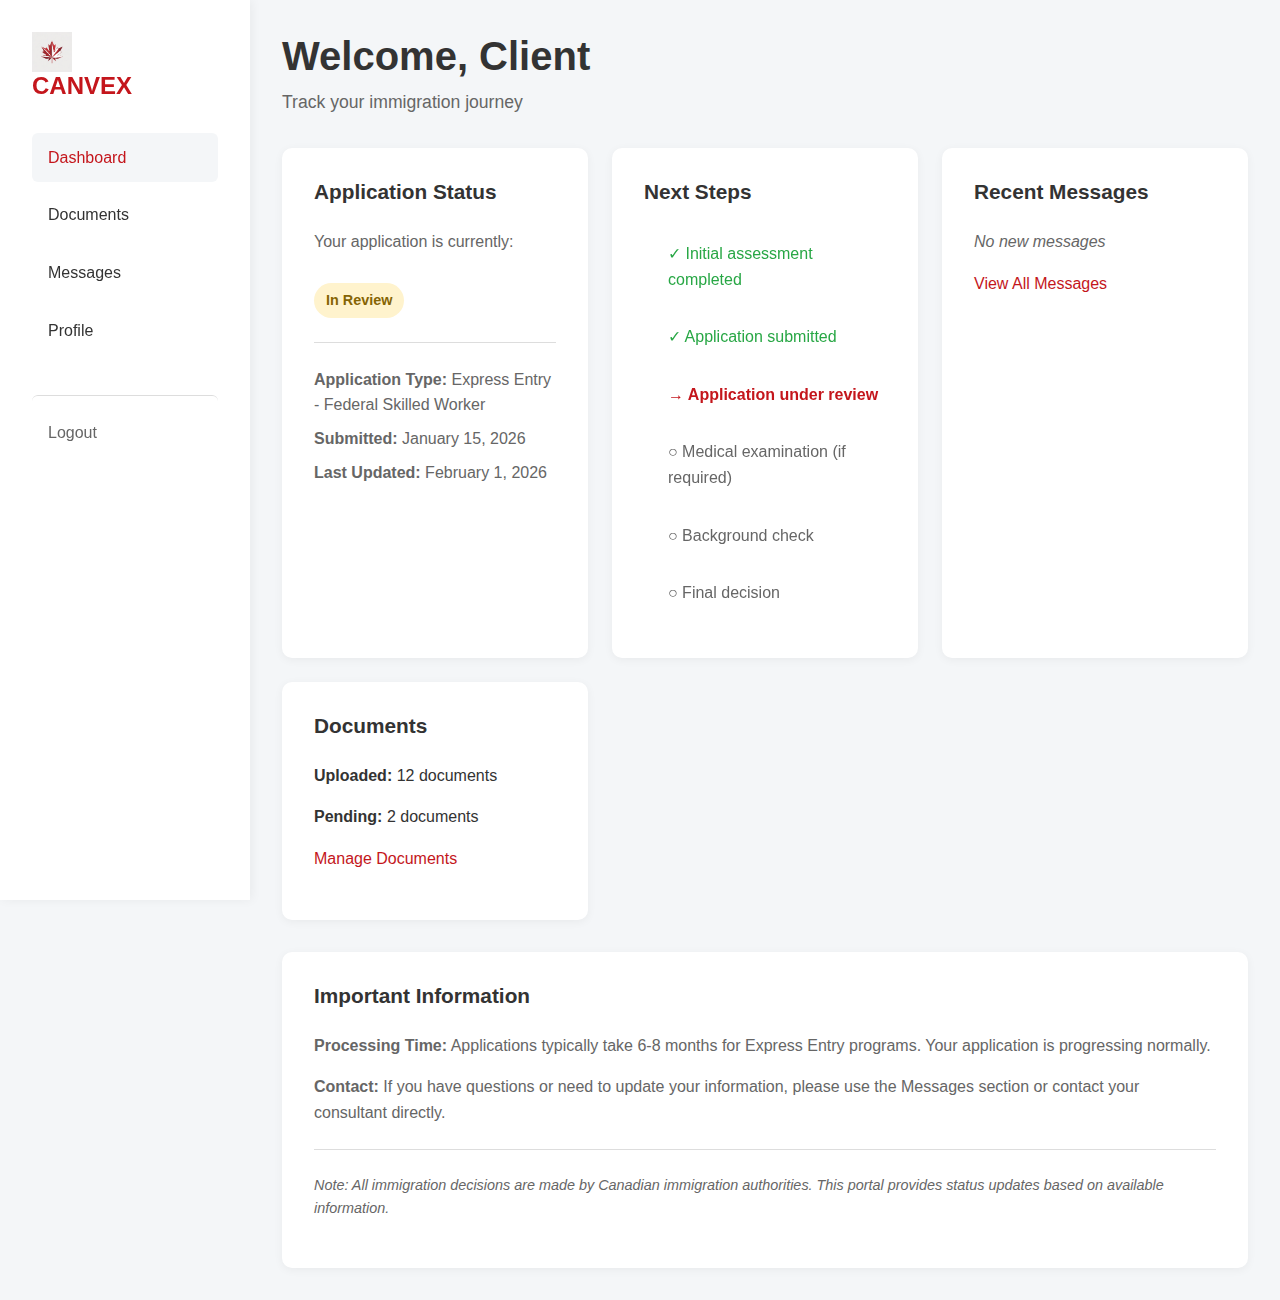
<file: dashboard.html>
<!DOCTYPE html>
<html lang="en">
<head>
  <meta charset="UTF-8">
  <meta name="viewport" content="width=device-width, initial-scale=1.0">
  <title>Dashboard | CANVEX Immigration</title>
  <link rel="stylesheet" href="css/base.css">
  <link rel="stylesheet" href="css/portal.css">
</head>
<body>

<div class="dashboard">
  <aside class="dashboard-sidebar">
    <div class="sidebar-logo">
      <img src="LOgo with just leaf.png" alt="CANVEX Logo" width="40" height="40">
      <h3>CANVEX</h3>
    </div>
    <nav class="dashboard-nav">
      <a href="#" class="active">Dashboard</a>
      <a href="#">Documents</a>
      <a href="#">Messages</a>
      <a href="#">Profile</a>
      <a href="#" class="logout-link">Logout</a>
    </nav>
  </aside>

  <main class="dashboard-main">
    <div class="dashboard-header">
      <h1>Welcome, Client</h1>
      <p class="dashboard-subtitle">Track your immigration journey</p>
    </div>

    <div class="dashboard-grid">
      <div class="dashboard-card">
        <h2>Application Status</h2>
        <div class="status-section">
          <p class="status-text">Your application is currently:</p>
          <span class="status-badge in-review">In Review</span>
        </div>
        <div class="status-details">
          <p><strong>Application Type:</strong> Express Entry - Federal Skilled Worker</p>
          <p><strong>Submitted:</strong> January 15, 2026</p>
          <p><strong>Last Updated:</strong> February 1, 2026</p>
        </div>
      </div>

      <div class="dashboard-card">
        <h2>Next Steps</h2>
        <ul class="steps-list">
          <li class="step-completed">✓ Initial assessment completed</li>
          <li class="step-completed">✓ Application submitted</li>
          <li class="step-active">→ Application under review</li>
          <li class="step-pending">○ Medical examination (if required)</li>
          <li class="step-pending">○ Background check</li>
          <li class="step-pending">○ Final decision</li>
        </ul>
      </div>

      <div class="dashboard-card">
        <h2>Recent Messages</h2>
        <div class="messages-preview">
          <p class="no-messages">No new messages</p>
          <a href="#" class="btn btn-secondary">View All Messages</a>
        </div>
      </div>

      <div class="dashboard-card">
        <h2>Documents</h2>
        <div class="documents-summary">
          <p><strong>Uploaded:</strong> 12 documents</p>
          <p><strong>Pending:</strong> 2 documents</p>
          <a href="#" class="btn btn-primary">Manage Documents</a>
        </div>
      </div>
    </div>

    <div class="dashboard-card">
      <h2>Important Information</h2>
      <div class="info-section">
        <p><strong>Processing Time:</strong> Applications typically take 6-8 months for Express Entry programs. Your application is progressing normally.</p>
        <p><strong>Contact:</strong> If you have questions or need to update your information, please use the Messages section or contact your consultant directly.</p>
        <p class="disclaimer-note"><em>Note: All immigration decisions are made by Canadian immigration authorities. This portal provides status updates based on available information.</em></p>
      </div>
    </div>
  </main>
</div>

<script src="js/portal.js"></script>
</body>
</html>
</file>
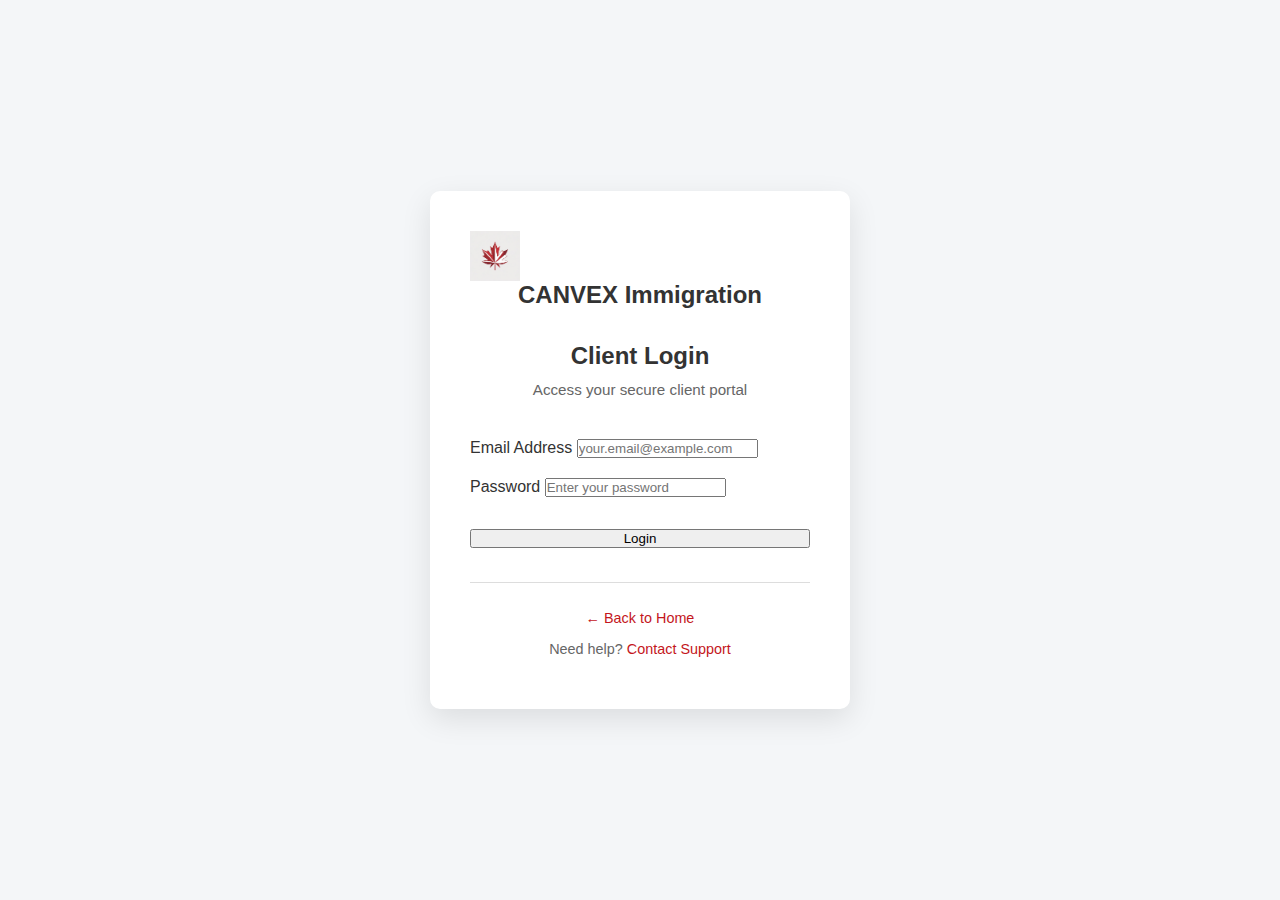
<file: login.html>
<!DOCTYPE html>
<html lang="en">
<head>
  <meta charset="UTF-8">
  <meta name="viewport" content="width=device-width, initial-scale=1.0">
  <title>Client Login | CANVEX Immigration</title>
  <link rel="stylesheet" href="css/base.css">
  <link rel="stylesheet" href="css/portal.css">
</head>
<body>

<div class="auth-wrapper">
  <div class="auth-box">
    <div class="auth-logo">
      <img src="LOgo with just leaf.png" alt="CANVEX Logo" width="50" height="50">
      <h2>CANVEX Immigration</h2>
    </div>
    <h3>Client Login</h3>
    <p class="auth-subtitle">Access your secure client portal</p>
    
    <form id="loginForm" onsubmit="event.preventDefault(); loginUser();">
      <div class="form-group">
        <label>Email Address</label>
        <input type="email" class="form-control" placeholder="your.email@example.com" required>
      </div>
      <div class="form-group">
        <label>Password</label>
        <input type="password" class="form-control" placeholder="Enter your password" required>
      </div>
      <button type="submit" class="btn btn-primary btn-block">Login</button>
    </form>

    <div class="auth-footer">
      <p><a href="index.html">← Back to Home</a></p>
      <p class="auth-help">Need help? <a href="pages/contact.html">Contact Support</a></p>
    </div>
  </div>
</div>

<script src="js/auth.js"></script>
</body>
</html>
</file>
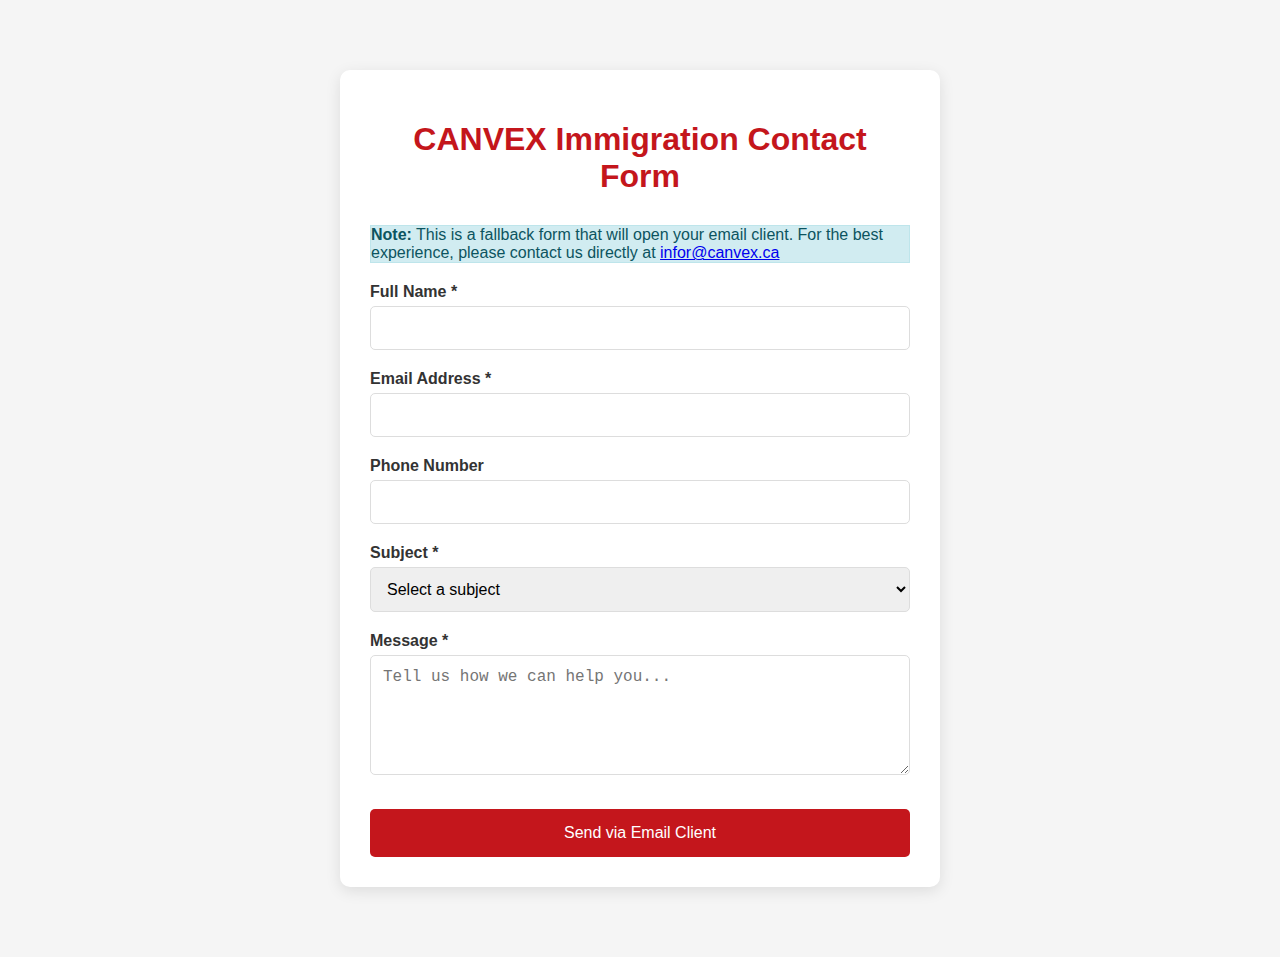
<file: send-email-fallback.html>
<!DOCTYPE html>
<html lang="en">
<head>
    <meta charset="UTF-8">
    <meta name="viewport" content="width=device-width, initial-scale=1.0">
    <title>Email Fallback - CANVEX Immigration</title>
    <style>
        body {
            font-family: Arial, sans-serif;
            max-width: 600px;
            margin: 50px auto;
            padding: 20px;
            background: #f5f5f5;
        }
        .container {
            background: white;
            padding: 30px;
            border-radius: 10px;
            box-shadow: 0 4px 15px rgba(0,0,0,0.1);
        }
        h1 {
            color: #c4161c;
            text-align: center;
            margin-bottom: 30px;
        }
        .form-group {
            margin-bottom: 20px;
        }
        label {
            display: block;
            margin-bottom: 5px;
            font-weight: bold;
            color: #333;
        }
        input, textarea, select {
            width: 100%;
            padding: 12px;
            border: 1px solid #ddd;
            border-radius: 5px;
            font-size: 16px;
            box-sizing: border-box;
        }
        textarea {
            height: 120px;
            resize: vertical;
        }
        button {
            background: #c4161c;
            color: white;
            padding: 15px 30px;
            border: none;
            border-radius: 5px;
            font-size: 16px;
            cursor: pointer;
            width: 100%;
            margin-top: 10px;
        }
        button:hover {
            background: #a01218;
        }
        .message {
            padding: 15px;
            border-radius: 5px;
            margin-top: 20px;
            text-align: center;
        }
        .success {
            background: #d4edda;
            color: #155724;
            border: 1px solid #c3e6cb;
        }
        .error {
            background: #f8d7da;
            color: #721c24;
            border: 1px solid #f5c6cb;
        }
        .info {
            background: #d1ecf1;
            color: #0c5460;
            border: 1px solid #bee5eb;
            margin-bottom: 20px;
        }
    </style>
</head>
<body>
    <div class="container">
        <h1>CANVEX Immigration Contact Form</h1>
        
        <div class="info">
            <strong>Note:</strong> This is a fallback form that will open your email client. For the best experience, please contact us directly at <a href="mailto:infor@canvex.ca">infor@canvex.ca</a>
        </div>

        <form id="fallbackForm">
            <div class="form-group">
                <label for="name">Full Name *</label>
                <input type="text" id="name" name="name" required>
            </div>
            
            <div class="form-group">
                <label for="email">Email Address *</label>
                <input type="email" id="email" name="email" required>
            </div>
            
            <div class="form-group">
                <label for="phone">Phone Number</label>
                <input type="tel" id="phone" name="phone">
            </div>
            
            <div class="form-group">
                <label for="subject">Subject *</label>
                <select id="subject" name="subject" required>
                    <option value="">Select a subject</option>
                    <option value="consultation">Book a Consultation</option>
                    <option value="assessment">Free Assessment</option>
                    <option value="existing-client">Existing Client Inquiry</option>
                    <option value="general">General Question</option>
                    <option value="other">Other</option>
                </select>
            </div>
            
            <div class="form-group">
                <label for="message">Message *</label>
                <textarea id="message" name="message" required placeholder="Tell us how we can help you..."></textarea>
            </div>
            
            <button type="submit">Send via Email Client</button>
        </form>
        
        <div id="messageDiv"></div>
    </div>

    <script>
        document.getElementById('fallbackForm').addEventListener('submit', function(e) {
            e.preventDefault();
            
            // Get form data
            const name = document.getElementById('name').value;
            const email = document.getElementById('email').value;
            const phone = document.getElementById('phone').value;
            const subject = document.getElementById('subject').value;
            const message = document.getElementById('message').value;
            
            // Create email content
            const subjectLine = 'CANVEX Immigration - ' + subject.charAt(0).toUpperCase() + subject.slice(1) + ' Request';
            const body = `Name: ${name}
Email: ${email}
Phone: ${phone || 'Not provided'}
Subject: ${subject}

Message:
${message}

---
This message was sent via the CANVEX Immigration website contact form.
Submission Date: ${new Date().toLocaleString()}`;
            
            // Create mailto link
            const mailtoLink = `mailto:infor@canvex.ca?subject=${encodeURIComponent(subjectLine)}&body=${encodeURIComponent(body)}`;
            
            // Show success message
            const messageDiv = document.getElementById('messageDiv');
            messageDiv.innerHTML = '<div class="success">Opening your email client... If it doesn\'t open, please copy the information below and email us directly at <a href="mailto:infor@canvex.ca">infor@canvex.ca</a></div>';
            
            // Try to open email client
            window.location.href = mailtoLink;
            
            // Also show the email content for manual copy
            setTimeout(() => {
                messageDiv.innerHTML += `
                    <div class="info" style="margin-top: 20px;">
                        <strong>If your email client didn't open, please email us directly with this information:</strong><br><br>
                        <strong>To:</strong> infor@canvex.ca<br>
                        <strong>Subject:</strong> ${subjectLine}<br><br>
                        <strong>Message:</strong><br>
                        <pre style="white-space: pre-wrap; font-family: inherit; background: #f9f9f9; padding: 10px; border-radius: 5px;">${body}</pre>
                    </div>
                `;
            }, 1000);
        });
    </script>
</body>
</html>
</file>
<file: css/base.css>
:root {
  --primary: #c4161c;
  --primary-dark: #a01217;
  --dark: #1f2933;
  --light: #ffffff;
  --gray: #f4f6f8;
  --gray-dark: #e5e7eb;
  --text: #333;
  --text-light: #666;
  --border: #ddd;
}

* {
  box-sizing: border-box;
  margin: 0;
  padding: 0;
}

body {
  font-family: 'Segoe UI', Tahoma, Geneva, Verdana, sans-serif;
  color: var(--text);
  background: #fff;
  line-height: 1.6;
}

img {
  max-width: 100%;
  display: block;
}

a {
  color: var(--primary);
  text-decoration: none;
  transition: color 0.3s ease;
}

a:hover {
  color: var(--primary-dark);
}

.container {
  width: 90%;
  max-width: 1200px;
  margin: auto;
}

h1, h2, h3, h4, h5, h6 {
  font-weight: 600;
  line-height: 1.2;
  margin-bottom: 1rem;
}

h1 {
  font-size: 2.5rem;
}

h2 {
  font-size: 2rem;
}

h3 {
  font-size: 1.5rem;
}

p {
  margin-bottom: 1rem;
}

ul, ol {
  margin-left: 1.5rem;
  margin-bottom: 1rem;
}
</file>
<file: css/portal.css>
.auth-wrapper {
  min-height: 100vh;
  background: var(--gray);
  display: flex;
  align-items: center;
  justify-content: center;
  padding: 2rem;
}

.auth-box {
  background: #fff;
  padding: 40px;
  max-width: 420px;
  width: 100%;
  border-radius: 10px;
  box-shadow: 0 10px 30px rgba(0,0,0,0.1);
}

.auth-logo {
  text-align: center;
  margin-bottom: 2rem;
}

.auth-logo svg {
  margin: 0 auto 1rem;
}

.auth-logo h2 {
  font-size: 1.5rem;
  color: var(--text);
  margin: 0;
}

.auth-box h3 {
  text-align: center;
  margin-bottom: 0.5rem;
  color: var(--text);
}

.auth-subtitle {
  text-align: center;
  color: var(--text-light);
  margin-bottom: 2rem;
  font-size: 0.95rem;
}

.auth-box .form-control {
  margin-bottom: 1rem;
}

.auth-box .btn {
  width: 100%;
  margin-top: 1rem;
}

.auth-footer {
  margin-top: 2rem;
  text-align: center;
  padding-top: 1.5rem;
  border-top: 1px solid var(--border);
}

.auth-footer p {
  margin-bottom: 0.5rem;
  font-size: 0.9rem;
}

.auth-help {
  color: var(--text-light);
  font-size: 0.85rem;
}

/* Dashboard */
.dashboard {
  display: flex;
  min-height: 100vh;
  background: var(--gray);
}

.dashboard-sidebar {
  width: 250px;
  background: #fff;
  padding: 2rem;
  box-shadow: 2px 0 10px rgba(0,0,0,0.05);
  position: sticky;
  top: 0;
  height: 100vh;
  overflow-y: auto;
}

.dashboard-sidebar h3 {
  color: var(--primary);
  margin-bottom: 2rem;
  font-size: 1.5rem;
}

.dashboard-nav {
  display: flex;
  flex-direction: column;
}

.dashboard-sidebar a {
  display: block;
  padding: 12px 16px;
  color: var(--text);
  text-decoration: none;
  border-radius: 6px;
  margin-bottom: 0.5rem;
  transition: all 0.3s ease;
}

.dashboard-sidebar a:hover,
.dashboard-sidebar a.active {
  background: var(--gray);
  color: var(--primary);
}

.dashboard-sidebar .logout-link {
  margin-top: 2rem;
  padding-top: 1.5rem;
  border-top: 1px solid var(--border);
  color: var(--text-light);
}

.dashboard-sidebar .logout-link:hover {
  color: var(--primary);
}

.dashboard-main {
  flex: 1;
  padding: 2rem;
}

.dashboard-header {
  margin-bottom: 2rem;
}

.dashboard-header h1 {
  margin-bottom: 0.5rem;
  color: var(--text);
}

.dashboard-subtitle {
  color: var(--text-light);
  font-size: 1.1rem;
}

.dashboard-grid {
  display: grid;
  grid-template-columns: repeat(auto-fit, minmax(300px, 1fr));
  gap: 1.5rem;
  margin-bottom: 2rem;
}

.dashboard-card {
  background: #fff;
  border-radius: 10px;
  padding: 2rem;
  box-shadow: 0 2px 10px rgba(0,0,0,0.05);
}

.dashboard-card h2 {
  margin-bottom: 1.5rem;
  color: var(--text);
  font-size: 1.3rem;
}

.status-section {
  margin-bottom: 1.5rem;
}

.status-text {
  margin-bottom: 0.75rem;
  color: var(--text-light);
}

.status-details {
  margin-top: 1.5rem;
  padding-top: 1.5rem;
  border-top: 1px solid var(--border);
}

.status-details p {
  margin-bottom: 0.5rem;
  color: var(--text-light);
}

.steps-list {
  list-style: none;
  margin: 0;
  padding: 0;
}

.steps-list li {
  padding: 0.75rem 0;
  padding-left: 1.5rem;
  position: relative;
  margin-bottom: 0.5rem;
}

.step-completed {
  color: #28a745;
}

.step-active {
  color: var(--primary);
  font-weight: 600;
}

.step-pending {
  color: var(--text-light);
}

.messages-preview,
.documents-summary {
  margin-bottom: 1rem;
}

.no-messages {
  color: var(--text-light);
  margin-bottom: 1rem;
  font-style: italic;
}

.info-section p {
  margin-bottom: 1rem;
  color: var(--text-light);
  line-height: 1.6;
}

.disclaimer-note {
  margin-top: 1.5rem;
  padding-top: 1.5rem;
  border-top: 1px solid var(--border);
  font-size: 0.9rem;
}

.status-badge {
  display: inline-block;
  padding: 6px 12px;
  border-radius: 20px;
  font-size: 0.9rem;
  font-weight: 600;
  margin-top: 1rem;
}

.status-badge.in-review {
  background: #fff3cd;
  color: #856404;
}

.status-badge.approved {
  background: #d4edda;
  color: #155724;
}

.status-badge.pending {
  background: #d1ecf1;
  color: #0c5460;
}

@media (max-width: 768px) {
  .dashboard {
    flex-direction: column;
  }

  .dashboard-sidebar {
    width: 100%;
    height: auto;
    position: static;
  }

  .dashboard-main {
    padding: 1rem;
  }
}
</file>
